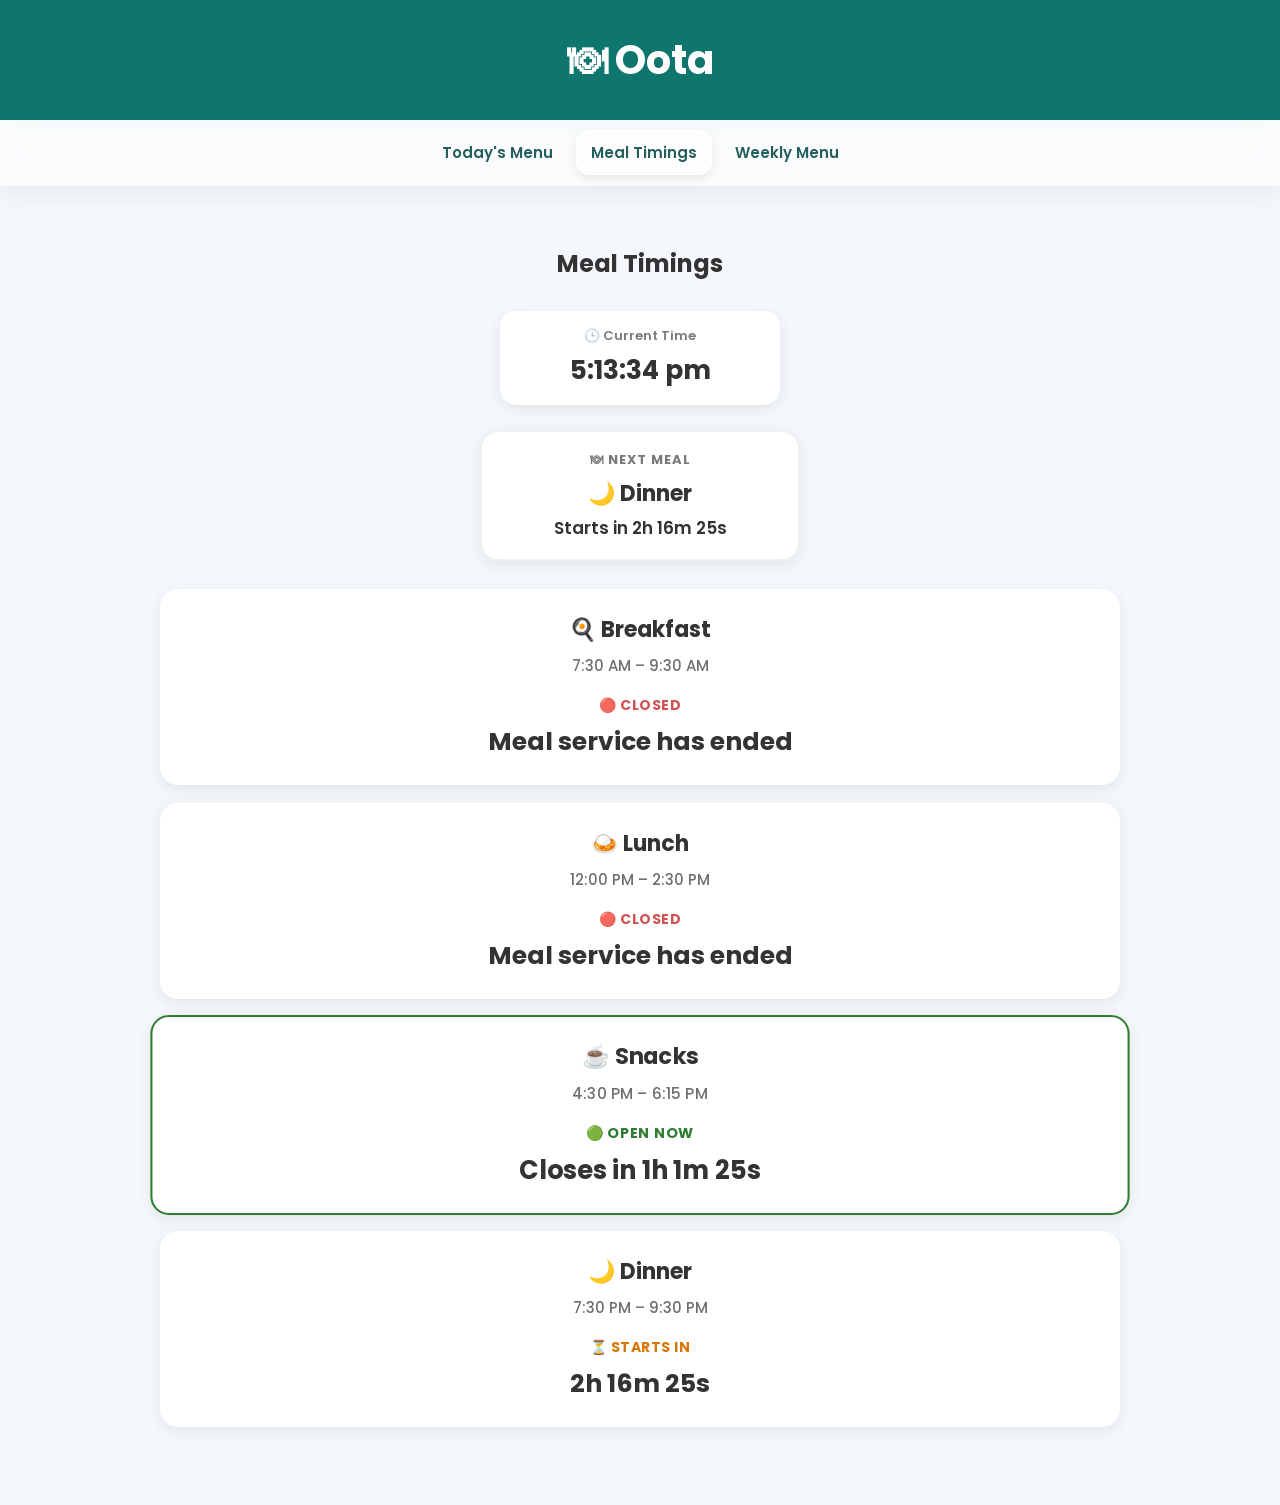
<file: timings.html>
<!DOCTYPE html>
<html lang="en">
<head>
    <meta charset="UTF-8">
    <meta name="viewport" content="width=device-width, initial-scale=1.0">

    <title>Meal Timings | Oota</title>

    <link rel="stylesheet" href="css/style.css">

    <link href="https://fonts.googleapis.com/css2?family=Poppins:wght@300;400;500;600;700&display=swap" rel="stylesheet">
</head>

<body>

<header>
    <h1>🍽 Oota</h1>
</header>

<nav>

<a href="index.html">Today's Menu</a>

<a href="timings.html" class="active">Meal Timings</a>

<a href="weekly.html">Weekly Menu</a>

</nav>

<section class="today">

    <h2>Meal Timings</h2>
<div class="current-time-box">
        <span>🕒 Current Time</span>
        <strong id="currentTime">Loading...</strong>
    </div>
<div class="next-meal-box">
    <span>🍽 NEXT MEAL</span>
    <strong id="nextMealName">Loading...</strong>
    <p id="nextMealCountdown">Calculating...</p>
</div>
    <div class="timing-card" data-start="07:30" data-end="09:30">
        <h3>🍳 Breakfast</h3>
        <p class="meal-time">7:30 AM – 9:30 AM</p>
        <div class="meal-status"></div>
    </div>

    <div class="timing-card" data-start="12:00" data-end="14:30">
        <h3>🍛 Lunch</h3>
        <p class="meal-time">12:00 PM – 2:30 PM</p>
        <div class="meal-status"></div>
    </div>

    <div class="timing-card" data-start="16:30" data-end="18:15">
        <h3>☕ Snacks</h3>
        <p class="meal-time">4:30 PM – 6:15 PM</p>
        <div class="meal-status"></div>
    </div>

    <div class="timing-card" data-start="19:30" data-end="21:30">
        <h3>🌙 Dinner</h3>
        <p class="meal-time">7:30 PM – 9:30 PM</p>
        <div class="meal-status"></div>
    </div>

</section>

<script>
function getTimeToday(timeString) {
    const [hours, minutes] = timeString.split(":").map(Number);

    const time = new Date();
    time.setHours(hours, minutes, 0, 0);

    return time;
}

function formatRemaining(milliseconds) {
    if (milliseconds <= 0) return "0 min";

    const totalSeconds = Math.floor(milliseconds / 1000);
    const hours = Math.floor(totalSeconds / 3600);
    const minutes = Math.floor((totalSeconds % 3600) / 60);
    const seconds = totalSeconds % 60;

    if (hours > 0) {
        return `${hours}h ${minutes}m ${seconds}s`;
    }

    return `${minutes}m ${seconds}s`;
}

function updateMealTimers() {

    const now = new Date();

    document.querySelectorAll(".timing-card").forEach(card => {

        const start = getTimeToday(card.dataset.start);
        const end = getTimeToday(card.dataset.end);

        const status = card.querySelector(".meal-status");

        if (now < start) {

            status.innerHTML = `
                <span class="status pending">⏳ STARTS IN</span>
                <strong>${formatRemaining(start - now)}</strong>
            `;

            card.classList.remove("meal-open");
            card.classList.add("meal-pending", "meal-closed");

        } else if (now >= start && now < end) {

            status.innerHTML = `
                <span class="status open">🟢 OPEN NOW</span>
                <strong>Closes in ${formatRemaining(end - now)}</strong>
            `;

            card.classList.remove("meal-pending", "meal-closed");
            card.classList.add("meal-open");

        } else {

            status.innerHTML = `
                <span class="status closed">🔴 CLOSED</span>
                <strong>Meal service has ended</strong>
            `;

            card.classList.remove("meal-pending", "meal-open");
            card.classList.add("meal-closed");
        }

    });
}

function updateCurrentTime() {
    const now = new Date();

    document.getElementById("currentTime").textContent =
        now.toLocaleTimeString("en-IN", {
            hour: "numeric",
            minute: "2-digit",
            second: "2-digit",
            hour12: true
        });
}

function updateNextMeal() {

    const now = new Date();

    const meals = [
        { name: "🍳 Breakfast", start: getTimeToday("07:30") },
        { name: "🍛 Lunch", start: getTimeToday("12:00") },
        { name: "☕ Snacks", start: getTimeToday("16:30") },
        { name: "🌙 Dinner", start: getTimeToday("19:30") }
    ];

    let nextMeal = meals.find(meal => meal.start > now);

    if (!nextMeal) {
        nextMeal = {
            name: "🍳 Breakfast",
            start: getTimeToday("07:30")
        };

        nextMeal.start.setDate(nextMeal.start.getDate() + 1);
    }

    document.getElementById("nextMealName").textContent =
        nextMeal.name;

    document.getElementById("nextMealCountdown").textContent =
        `Starts in ${formatRemaining(nextMeal.start - now)}`;
}


updateMealTimers();
updateCurrentTime();
updateNextMeal();

setInterval(() => {
    updateMealTimers();
    updateCurrentTime();
    updateNextMeal();
}, 1000);
</script>

</body>
</html>
</file>
<file: css/style.css>
*{
    margin:0;
    padding:0;
    box-sizing:border-box;
}

body{
    font-family:'Poppins',sans-serif;
    background:#f4f7fb;
    color:#333;
}

header{
    background:#0f766e;
    color:white;
    text-align:center;
    padding:30px 20px;
}

header h1{
    font-size:2.5rem;
}

header p{
    margin-top:8px;
    font-size:1.1rem;
}

/* =========================
   GLASS NAVIGATION
========================= */

nav {
    position: sticky;
    top: 0;
    z-index: 100;

    display: flex;
    justify-content: center;
    align-items: center;
    gap: 8px;

    padding: 10px 12px;

    background: rgba(255, 255, 255, 0.55);
    backdrop-filter: blur(16px);
    -webkit-backdrop-filter: blur(16px);

    border-bottom: 1px solid rgba(255, 255, 255, 0.45);

    box-shadow: 0 8px 25px rgba(0, 0, 0, 0.06);
}

nav a {
    text-decoration: none;
    color: #245f5b;
    font-weight: 600;
    font-size: 15px;

    padding: 10px 14px;
    border-radius: 14px;

    transition: 
        background 0.25s ease,
        transform 0.25s ease;
}

nav a:hover {
    background: rgba(255, 255, 255, 0.55);
    transform: translateY(-1px);
}

nav a:active {
    transform: scale(0.97);
}

@media (max-width: 600px) {

    nav {
        justify-content: space-around;
        gap: 2px;
        padding: 8px 5px;
    }

    nav a {
        font-size: 13px;
        padding: 9px 8px;
        white-space: nowrap;
    }
}
/* =========================
   SUBTLE GLASS CARDS
========================= */

.card,
.food-vibe-box,
.notification-card,
.home-status {
    background: rgba(255, 255, 255, 0.72);
    backdrop-filter: blur(12px);
    -webkit-backdrop-filter: blur(12px);

    border: 1px solid rgba(255, 255, 255, 0.55);
}
.today{
    max-width:1000px;
    margin:40px auto;
    padding:20px;
}

.today h2{
    text-align:center;
    margin-bottom:30px;
}

.card{
    background:white;
    border-radius:15px;
    padding:20px;
    margin-bottom:20px;
    box-shadow:0 8px 20px rgba(0,0,0,.08);
    transition:.3s;
}

.card:hover{
    transform:translateY(-5px);
}

.card h3{
    color:#0f766e;
    margin-bottom:10px;
}

.card p{
    font-size:1rem;
    line-height:1.6;
}
.card ul {
    margin-top: 10px;
    padding-left: 20px;
}

.card li {
    margin-bottom: 8px;
    line-height: 1.5;
}
#menuMessage {
    color: red;
    text-align: center;
    font-weight: bold;
    margin-bottom: 20px;
}
/* Weekly Menu - Collapsible Days */

.day-card {
    background: white;
    margin: 15px 20px;
    border-radius: 15px;
    overflow: hidden;
    box-shadow: 0 4px 12px rgba(0, 0, 0, 0.08);
}

.day-header {
    width: 100%;
    padding: 18px 20px;
    border: none;
    background: white;
    display: flex;
    justify-content: space-between;
    align-items: center;
    font-size: 20px;
    font-weight: bold;
    cursor: pointer;
    text-align: left;
}

.day-header:hover {
    background: #f5f7f8;
}

.arrow {
    font-size: 16px;
}

.day-content {
    display: none;
    padding: 5px 25px 20px;
}

.day-content.open {
    display: block;
}

.day-content h3 {
    margin-top: 18px;
    margin-bottom: 8px;
}

.day-content ul {
    margin-top: 5px;
    padding-left: 25px;
}
/* Weekly Menu - Attractive Accordion */

.day-card {
    background: white;
    margin: 15px 20px;
    border-radius: 14px;
    overflow: hidden;
    box-shadow: 0 3px 10px rgba(0,0,0,0.08);
}

.day-header {
    width: 100%;
    border: none;
    background: #ffffff;
    padding: 18px 20px;
    font-size: 18px;
    font-weight: bold;
    display: flex;
    justify-content: space-between;
    align-items: center;
    cursor: pointer;
    color: #117c73;
}

.day-header:hover {
    background: #f1f8f7;
}

.arrow {
    font-size: 20px;
}

.day-content {
    display: none;
    padding: 5px 20px 20px;
}

.day-content.open {
    display: block;
}

.day-content h3 {
    color: #117c73;
    margin-top: 15px;
    margin-bottom: 8px;
}

/* ============================= */
/* MOBILE RESPONSIVE DESIGN      */
/* ============================= */

@media (max-width: 600px) {

    body {
        margin: 0;
        font-size: 15px;
    }

    header {
        padding: 25px 15px;
    }

    header h1 {
        font-size: 34px;
        margin-bottom: 8px;
    }

    header p {
        font-size: 16px;
    }

    nav {
        display: flex;
        justify-content: center;
        gap: 18px;
        padding: 14px 8px;
        flex-wrap: wrap;
    }

    nav a {
        font-size: 14px;
    }

    main {
        padding: 20px 12px;
    }

    .today {
        padding: 0;
    }

    .card {
        padding: 18px;
        margin-bottom: 16px;
        border-radius: 16px;
    }

    .card h3 {
        font-size: 19px;
        margin-top: 0;
    }

    /* Weekly menu */

    #weeklyMenu {
        padding: 0;
    }

    .day-card {
        margin-bottom: 12px;
        border-radius: 14px;
        overflow: hidden;
    }

    .day-header {
        width: 100%;
        padding: 16px;
        font-size: 16px;
    }

    .day-content {
        padding: 16px;
    }

    .day-content h3 {
        font-size: 16px;
        margin-top: 12px;
    }

    .day-content ul {
        padding-left: 20px;
    }
}
.food-tag {
    display: inline-block;
    font-size: 10px;
    font-weight: 600;
    padding: 3px 8px;
    border-radius: 12px;
    margin-left: 8px;
    vertical-align: middle;
}

.food-tag.veg {
    background-color: #e6f7e6;
    color: #2e7d32;
}

.food-tag.nonveg {
    background-color: #ffe5e5;
    color: #c62828;
}

/* Keep food name and tag nicely aligned */
.card li,
.day-content li {
    display: flex;
    justify-content: space-between;
    align-items: center;
    gap: 10px;
}
/* =========================
   MEAL TIMINGS PAGE
========================= */

.timing-card {
    background: white;
    border-radius: 18px;
    padding: 22px;
    margin-bottom: 18px;
    box-shadow: 0 4px 15px rgba(0, 0, 0, 0.08);
    text-align: center;
    border: 2px solid transparent;
    transition: 0.3s ease;
}

.timing-card h3 {
    font-size: 22px;
    margin-bottom: 8px;
}

.meal-time {
    font-size: 15px;
    font-weight: 500;
    opacity: 0.7;
    margin-bottom: 18px;
}

.meal-status {
    display: flex;
    flex-direction: column;
    align-items: center;
    gap: 7px;
}

.meal-status .status {
    font-size: 14px;
    font-weight: 700;
    letter-spacing: 0.5px;
}

.meal-status strong {
    font-size: 25px;
}

/* OPEN MEAL */
.timing-card.meal-open {
    border-color: #2e7d32;
    transform: scale(1.02);
}

.status.open {
    color: #2e7d32;
}

/* UPCOMING MEAL */
.status.pending {
    color: #d97706;
}

/* CLOSED MEAL */
.status.closed {
    color: #c62828;
    opacity: 0.8;
}

/* Mobile */
@media (max-width: 600px) {

    .timing-card {
        padding: 18px;
    }

    .timing-card h3 {
        font-size: 20px;
    }

    .meal-status strong {
        font-size: 22px;
    }
}
/* LIVE CURRENT TIME */

.current-time-box {
    background: white;
    border-radius: 16px;
    padding: 15px 20px;
    margin: 15px auto 25px;
    max-width: 280px;
    text-align: center;
    box-shadow: 0 4px 15px rgba(0, 0, 0, 0.08);
}

.current-time-box span {
    display: block;
    font-size: 13px;
    font-weight: 600;
    opacity: 0.65;
    margin-bottom: 5px;
}

.current-time-box strong {
    display: block;
    font-size: 26px;
    font-weight: 700;
}
/* NEXT MEAL BOX */

.next-meal-box {
    background: white;
    border-radius: 18px;
    padding: 18px 20px;
    margin: 0 auto 28px;
    max-width: 320px;
    text-align: center;
    box-shadow: 0 4px 15px rgba(0, 0, 0, 0.08);
    border: 2px solid #f0f0f0;
}

.next-meal-box span {
    display: block;
    font-size: 13px;
    font-weight: 700;
    letter-spacing: 1px;
    opacity: 0.65;
    margin-bottom: 7px;
}

.next-meal-box strong {
    display: block;
    font-size: 22px;
    font-weight: 700;
    margin-bottom: 5px;
}

.next-meal-box p {
    margin: 0;
    font-size: 17px;
    font-weight: 600;
}
/* TODAY'S MENU DATE */

.today-date {
    text-align: center;
    font-size: 15px;
    font-weight: 500;
    opacity: 0.7;
    margin-top: -8px;
    margin-bottom: 18px;
}


/* LIVE MEAL STATUS */

.home-status {
    background: white;
    border-radius: 18px;
    padding: 16px 20px;
    margin: 0 auto 25px;
    max-width: 380px;
    text-align: center;
    box-shadow: 0 4px 15px rgba(0, 0, 0, 0.08);
    border: 2px solid #f0f0f0;
}

.home-status span {
    display: block;
    font-size: 14px;
    font-weight: 700;
    margin-bottom: 6px;
}

.home-status strong {
    display: block;
    font-size: 22px;
}
/* CURRENTLY ACTIVE MEAL */

.card.active-meal {
    border: 2px solid #2e7d32;
    transform: scale(1.02);
    box-shadow: 0 8px 25px rgba(46, 125, 50, 0.18);
    position: relative;
}

.card.active-meal::before {
    content: "🟢 CURRENTLY SERVING";
    display: block;
    font-size: 12px;
    font-weight: 700;
    margin-bottom: 10px;
    color: #2e7d32;
    letter-spacing: 0.5px;
}
/* FOOD VIBE */

.food-vibe-box {
    background: white;
    border-radius: 20px;
    padding: 20px;
    margin: 0 auto 28px;
    max-width: 380px;
    text-align: center;
    box-shadow: 0 4px 15px rgba(0, 0, 0, 0.08);
}

.dominant-vibe {
    font-size: 55px;
    line-height: 1;
    margin-bottom: 8px;
    animation: vibePulse 2s infinite;
}

.vibe-title {
    font-size: 13px;
    font-weight: 700;
    letter-spacing: 1px;
    opacity: 0.65;
    margin-bottom: 14px;
}

.vibe-emojis {
    display: flex;
    justify-content: center;
    gap: 10px;
}

.vibe-emojis button {
    background: none;
    border: none;
    font-size: 28px;
    cursor: pointer;
    transition: transform 0.2s ease;
    padding: 4px;
}

.vibe-emojis button:hover {
    transform: scale(1.25);
}

@keyframes vibePulse {
    0%, 100% {
        transform: scale(1);
    }

    50% {
        transform: scale(1.08);
    }
}

@media (max-width: 600px) {

    .dominant-vibe {
        font-size: 48px;
    }

    .vibe-emojis button {
        font-size: 25px;
    }
}
.vibe-emojis button.selected-vibe {
    transform: scale(1.3);
    background: #f5f5f5;
    border-radius: 50%;
}
/* =========================
   FOOD VIBE - NEW DESIGN
========================= */

.food-vibe-box {
    background: white;
    border-radius: 24px;
    padding: 22px 20px 18px;
    margin: 0 auto 30px;
    max-width: 380px;
    text-align: center;
    box-shadow: 0 8px 25px rgba(0, 0, 0, 0.08);
    border: 1px solid rgba(0, 0, 0, 0.05);
}

.vibe-heading {
    font-size: 13px;
    font-weight: 700;
    letter-spacing: 1.5px;
    opacity: 0.65;
    margin-bottom: 14px;
}

.dominant-vibe-wrapper {
    display: flex;
    justify-content: center;
    margin-bottom: 10px;
}

.dominant-vibe {
    width: 92px;
    height: 92px;
    display: flex;
    align-items: center;
    justify-content: center;
    font-size: 58px;
    border-radius: 50%;
    background: #f8f8f8;
    box-shadow: 0 6px 20px rgba(0, 0, 0, 0.10);
    animation: vibeFloat 3s ease-in-out infinite;
}

.vibe-message {
    font-size: 17px;
    font-weight: 600;
    margin-bottom: 18px;
}

.vibe-emojis {
    display: flex;
    justify-content: center;
    gap: 8px;
    margin-bottom: 14px;
}

.vibe-emojis button {
    width: 48px;
    height: 48px;
    border: none;
    border-radius: 50%;
    background: #f7f7f7;
    font-size: 26px;
    cursor: pointer;
    transition: transform 0.2s ease, box-shadow 0.2s ease;
    display: flex;
    align-items: center;
    justify-content: center;
}

.vibe-emojis button:hover {
    transform: translateY(-4px) scale(1.08);
    box-shadow: 0 5px 12px rgba(0, 0, 0, 0.12);
}

.vibe-emojis button.selected-vibe {
    transform: scale(1.15);
    box-shadow: 0 0 0 3px rgba(0, 0, 0, 0.12);
}

.vibe-emojis button:disabled {
    cursor: default;
    opacity: 0.55;
}

.vibe-hint {
    font-size: 12px;
    opacity: 0.6;
    margin-top: 4px;
}

@keyframes vibeFloat {
    0%, 100% {
        transform: translateY(0);
    }

    50% {
        transform: translateY(-5px);
    }
}

@media (max-width: 480px) {

    .vibe-emojis {
        gap: 6px;
    }

    .vibe-emojis button {
        width: 44px;
        height: 44px;
        font-size: 24px;
    }
}
/* =========================
   CIRCULAR MEAL TIMER
========================= */

.meal-progress-container {
    width: 100%;
    box-sizing: border-box;
    display: flex;
    flex-direction: column;
    align-items: center;
    margin: 5px auto 28px;
}

.meal-timer-circle {
    width: 170px;
    height: 170px;
    position: relative;
    flex-shrink: 0;
}

.timer-svg {
    width: 100%;
    height: 100%;
    display: block;
    transform: rotate(-90deg);
}

/* Important: never fill SVG circles */
.timer-svg circle {
    fill: transparent !important;
}

.timer-bg {
    stroke: #e9e9e9;
    stroke-width: 8;
}

.timer-progress {
    stroke: #2e7d32;
    stroke-width: 8;
    stroke-linecap: round;

    stroke-dasharray: 326.73;
    stroke-dashoffset: 0;

    transition: stroke-dashoffset 1s linear;
}

.timer-content {
    position: absolute;
    top: 0;
    left: 0;
    width: 100%;
    height: 100%;

    display: flex;
    flex-direction: column;
    align-items: center;
    justify-content: center;

    text-align: center;
}

.timer-emoji {
    font-size: 34px;
    margin-bottom: 2px;
}

.timer-countdown {
    font-size: 22px;
    font-weight: 700;
    line-height: 1.2;
}

.timer-small-text {
    font-size: 10px;
    font-weight: 600;
    letter-spacing: 1.5px;
    opacity: 0.55;
    margin-top: 3px;
}

/* =========================
   MEAL TIMER REACTIONS
========================= */

.meal-timer-message {
    text-align: center;
    margin-top: 12px;
}

.timer-reaction {
    font-size: 28px;
    margin-bottom: 2px;
    animation: reactionBounce 2s ease-in-out infinite;
}

.timer-message-title {
    font-size: 17px;
    font-weight: 700;
    margin-bottom: 3px;
}

.meal-progress-label {
    margin-top: 0;
    font-size: 12px;
    font-weight: 600;
    opacity: 0.6;
}

@keyframes reactionBounce {
    0%, 100% {
        transform: translateY(0) scale(1);
    }

    50% {
        transform: translateY(-4px) scale(1.08);
    }
}

/* =========================
   MOBILE TIMER
========================= */

@media (max-width: 600px) {

    .meal-timer-circle {
        width: 160px;
        height: 160px;
    }

    .timer-svg {
        width: 100%;
        height: 100%;
    }

    .timer-emoji {
        font-size: 32px;
    }

    .timer-countdown {
        font-size: 20px;
    }
}

/* =========================
   NOTIFICATION CARD FIX
========================= */

.notification-card {
    width: calc(100% - 32px);
    max-width: 380px;
    box-sizing: border-box;
    margin: 18px auto 22px;
    padding: 14px 16px;
    display: flex !important;
    align-items: center;
    gap: 12px;
    background: #ffffff;
    border-radius: 18px;
    box-shadow: 0 6px 20px rgba(0, 0, 0, 0.07);
}

.notification-icon {
    width: 42px;
    height: 42px;
    min-width: 42px;
    display: flex;
    align-items: center;
    justify-content: center;
}

.notification-text {
    flex: 1;
    min-width: 0;
}

.notification-text strong,
.notification-text span {
    display: block;
}

.notification-toggle {
    flex-shrink: 0;
}
/* =========================
   COLLAPSIBLE MEAL CARDS
========================= */

.meal-card {
    cursor: pointer;
}

.meal-card-header {
    display: flex;
    align-items: center;
    justify-content: space-between;
}

.meal-card-header h3 {
    margin: 0;
}

.meal-arrow {
    width: 36px;
    height: 36px;

    display: flex;
    align-items: center;
    justify-content: center;

    font-size: 14px;
    border-radius: 50%;

    background: rgba(255, 255, 255, 0.45);
    border: 1px solid rgba(255, 255, 255, 0.7);

    box-shadow:
        0 4px 12px rgba(0, 0, 0, 0.08);

    transition: transform 0.35s ease;
    flex-shrink: 0;
}

/* Hidden by default */
.meal-card-content {
    max-height: 0;
    overflow: hidden;
    opacity: 0;
    transition:
        max-height 0.35s ease,
        opacity 0.25s ease,
        margin 0.3s ease;
}

/* Open state */
.meal-card.open .meal-card-content {
    max-height: 2000px;
    opacity: 1;
    margin-top: 12px;
}

/* Rotate arrow */
.meal-card.open .meal-arrow {
    transform: rotate(180deg);
    background: rgba(255, 255, 255, 0.75);
    box-shadow:
        0 6px 16px rgba(0, 0, 0, 0.12);
}/* =========================
   ACTIVE GLASS NAV TAB
========================= */

nav a {
    position: relative;
    border: 1px solid transparent;
    transition: all 0.3s ease;
}

/* Selected / current page */
nav a.active {
    background: rgba(255, 255, 255, 0.45);
    backdrop-filter: blur(15px);
    -webkit-backdrop-filter: blur(15px);

    border: 1px solid rgba(255, 255, 255, 0.65);

    box-shadow:
        0 4px 12px rgba(0, 0, 0, 0.08),
        inset 0 1px 1px rgba(255, 255, 255, 0.7);

    border-radius: 14px;
}
/* =========================
   MOBILE BOTTOM SPACING FIX
========================= */

@media (max-width: 600px) {

    .today {
        padding-bottom: 100px;
    }

    .meal-card:last-child {
        margin-bottom: 30px;
    }

}
/* =========================
   INSTALL OOTA BUTTON
========================= */

.install-button {
    display: block;
    width: calc(100% - 32px);
    max-width: 380px;
    margin: 0 auto 22px;
    padding: 14px 20px;

    border: 1px solid rgba(255, 255, 255, 0.45);
    border-radius: 18px;

    background: rgba(255, 255, 255, 0.35);
    backdrop-filter: blur(12px);
    -webkit-backdrop-filter: blur(12px);

    box-shadow: 0 8px 25px rgba(0, 0, 0, 0.08);

    font-family: inherit;
    font-size: 15px;
    font-weight: 600;

    cursor: pointer;
}
/* =========================
   iOS INSTALL POPUP
========================= */

.ios-install-popup {
    position: fixed;
    inset: 0;
    z-index: 9999;

    display: flex;
    align-items: center;
    justify-content: center;

    padding: 20px;

    background: rgba(0, 0, 0, 0.45);
    backdrop-filter: blur(8px);
    -webkit-backdrop-filter: blur(8px);
}

.ios-install-box {
    position: relative;

    width: 100%;
    max-width: 380px;

    padding: 28px 22px;

    border-radius: 26px;

    background: rgba(255, 255, 255, 0.92);

    text-align: center;

    box-shadow: 0 20px 50px rgba(0, 0, 0, 0.2);
}

.ios-install-icon {
    font-size: 48px;
    margin-bottom: 8px;
}

.ios-install-box h3 {
    margin: 5px 0 10px;
}

.ios-install-box p {
    opacity: 0.7;
    margin-bottom: 18px;
}

.ios-step {
    display: flex;
    align-items: flex-start;
    gap: 10px;

    text-align: left;

    padding: 12px;
    margin-bottom: 8px;

    border-radius: 14px;

    background: #f5f5f5;

    font-size: 14px;
}

.ios-step span {
    min-width: 26px;
    height: 26px;

    display: flex;
    align-items: center;
    justify-content: center;

    border-radius: 50%;

    background: #2e7d32;
    color: white;

    font-weight: 700;
}

.ios-got-it {
    width: 100%;

    margin-top: 12px;
    padding: 13px;

    border: none;
    border-radius: 14px;

    background: #2e7d32;
    color: white;

    font-family: inherit;
    font-weight: 600;
    font-size: 15px;
}

.ios-close-button {
    position: absolute;

    top: 10px;
    right: 14px;

    border: none;
    background: transparent;

    font-size: 28px;
    cursor: pointer;
}
</file>
